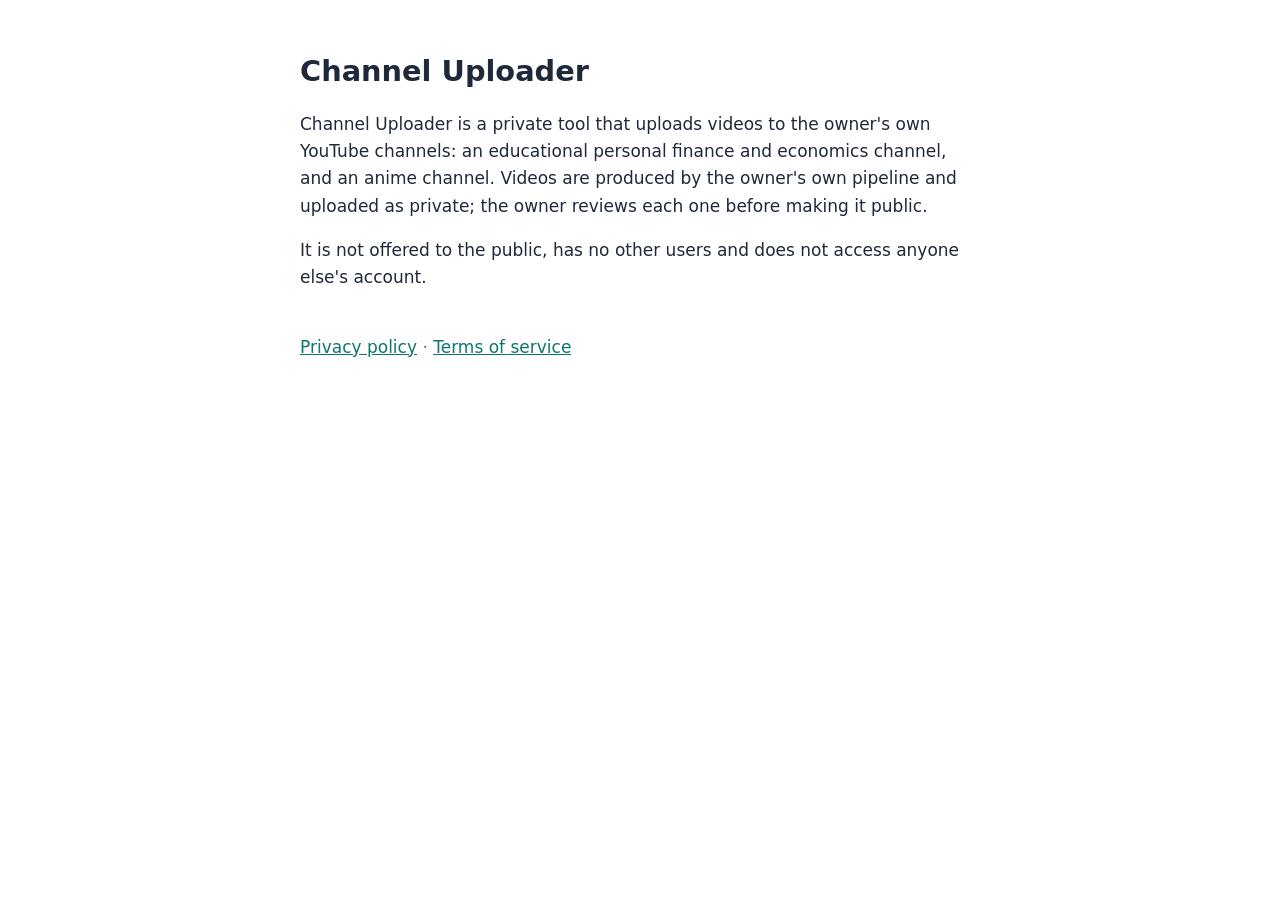
<file: index.html>
<!doctype html>
<html lang="en">
<head>
<meta charset="utf-8">
<meta name="viewport" content="width=device-width, initial-scale=1">
<title>Channel Uploader</title>
<link rel="stylesheet" href="style.css">
</head>
<body>
<main>
  <h1>Channel Uploader</h1>
  <p>Channel Uploader is a private tool that uploads videos to the owner's own YouTube channels: an educational
  personal finance and economics channel, and an anime channel. Videos are produced by the owner's own
  pipeline and uploaded as private; the owner reviews each one before making it public.</p>
  <p>It is not offered to the public, has no other users and does not access anyone else's account.</p>
  <nav><a href="privacy.html">Privacy policy</a> · <a href="terms.html">Terms of service</a></nav>
</main>
</body>
</html>
</file>
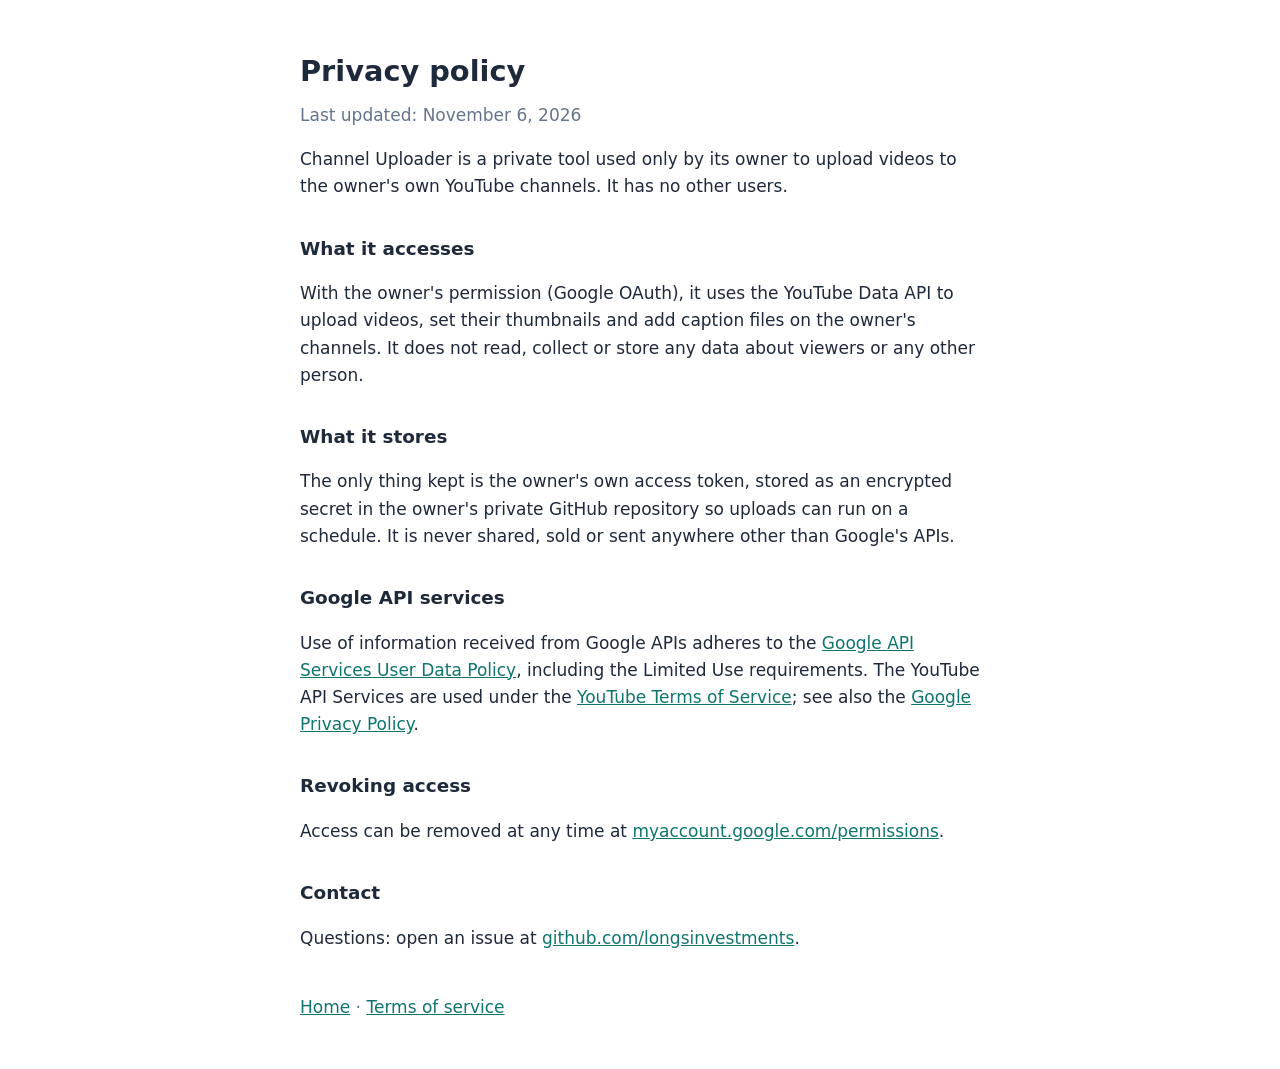
<file: privacy.html>
<!doctype html>
<html lang="en">
<head>
<meta charset="utf-8">
<meta name="viewport" content="width=device-width, initial-scale=1">
<title>Privacy Policy</title>
<link rel="stylesheet" href="style.css">
</head>
<body>
<main>
  <h1>Privacy policy</h1>
  <p class="muted">Last updated: November 6, 2026</p>
  <p>Channel Uploader is a private tool used only by its owner to upload videos to the owner's own YouTube
  channels. It has no other users.</p>
  <h2>What it accesses</h2>
  <p>With the owner's permission (Google OAuth), it uses the YouTube Data API to upload videos, set their
  thumbnails and add caption files on the owner's channels. It does not read, collect or store any data about
  viewers or any other person.</p>
  <h2>What it stores</h2>
  <p>The only thing kept is the owner's own access token, stored as an encrypted secret in the owner's private
  GitHub repository so uploads can run on a schedule. It is never shared, sold or sent anywhere other than
  Google's APIs.</p>
  <h2>Google API services</h2>
  <p>Use of information received from Google APIs adheres to the
  <a href="https://developers.google.com/terms/api-services-user-data-policy">Google API Services User Data
  Policy</a>, including the Limited Use requirements. The YouTube API Services are used under the
  <a href="https://www.youtube.com/t/terms">YouTube Terms of Service</a>; see also the
  <a href="https://policies.google.com/privacy">Google Privacy Policy</a>.</p>
  <h2>Revoking access</h2>
  <p>Access can be removed at any time at
  <a href="https://myaccount.google.com/permissions">myaccount.google.com/permissions</a>.</p>
  <h2>Contact</h2>
  <p>Questions: open an issue at <a href="https://github.com/longsinvestments">github.com/longsinvestments</a>.</p>
  <nav><a href="index.html">Home</a> · <a href="terms.html">Terms of service</a></nav>
</main>
</body>
</html>
</file>
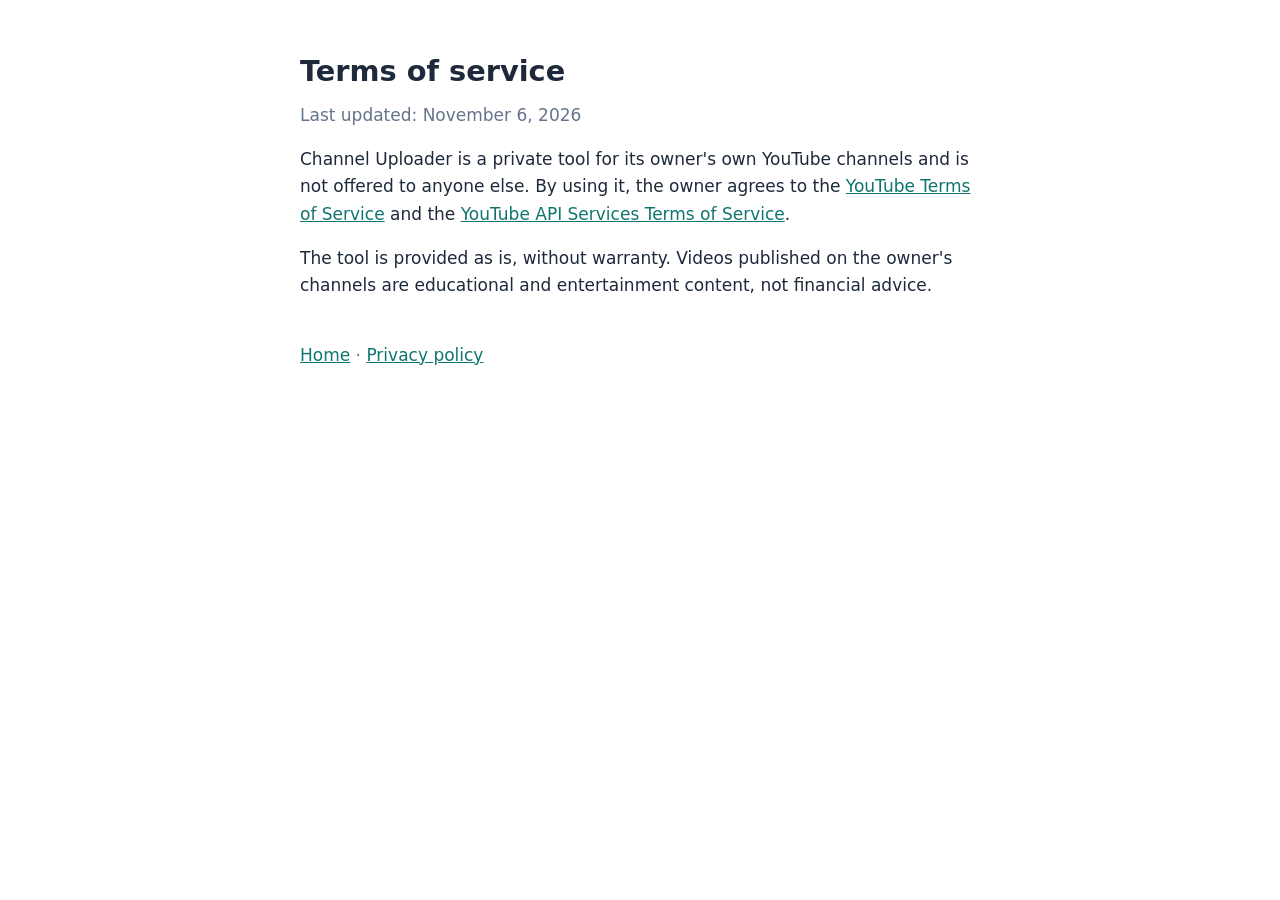
<file: terms.html>
<!doctype html>
<html lang="en">
<head>
<meta charset="utf-8">
<meta name="viewport" content="width=device-width, initial-scale=1">
<title>Terms of Service</title>
<link rel="stylesheet" href="style.css">
</head>
<body>
<main>
  <h1>Terms of service</h1>
  <p class="muted">Last updated: November 6, 2026</p>
  <p>Channel Uploader is a private tool for its owner's own YouTube channels and is not offered to anyone else.
  By using it, the owner agrees to the <a href="https://www.youtube.com/t/terms">YouTube Terms of Service</a>
  and the <a href="https://developers.google.com/youtube/terms/api-services-terms-of-service">YouTube API
  Services Terms of Service</a>.</p>
  <p>The tool is provided as is, without warranty. Videos published on the owner's channels are educational
  and entertainment content, not financial advice.</p>
  <nav><a href="index.html">Home</a> · <a href="privacy.html">Privacy policy</a></nav>
</main>
</body>
</html>
</file>
<file: style.css>
:root { --bg: #ffffff; --text: #1e293b; --muted: #64748b; --link: #0f766e; }
@media (prefers-color-scheme: dark) { :root { --bg: #0b1a33; --text: #f1f5f9; --muted: #94a3b8; --link: #f2b33d; } }
body { margin: 0; background: var(--bg); color: var(--text); font: 17px/1.6 system-ui, -apple-system, "Segoe UI", sans-serif; }
main { max-width: 680px; margin: 0 auto; padding: 48px 16px; }
h1 { font-size: 1.8rem; margin: 0 0 8px; }
h2 { font-size: 1.15rem; margin-top: 1.8em; }
a { color: var(--link); }
.muted { color: var(--muted); margin-top: 0; }
nav { margin-top: 2.5em; color: var(--muted); }
</file>
